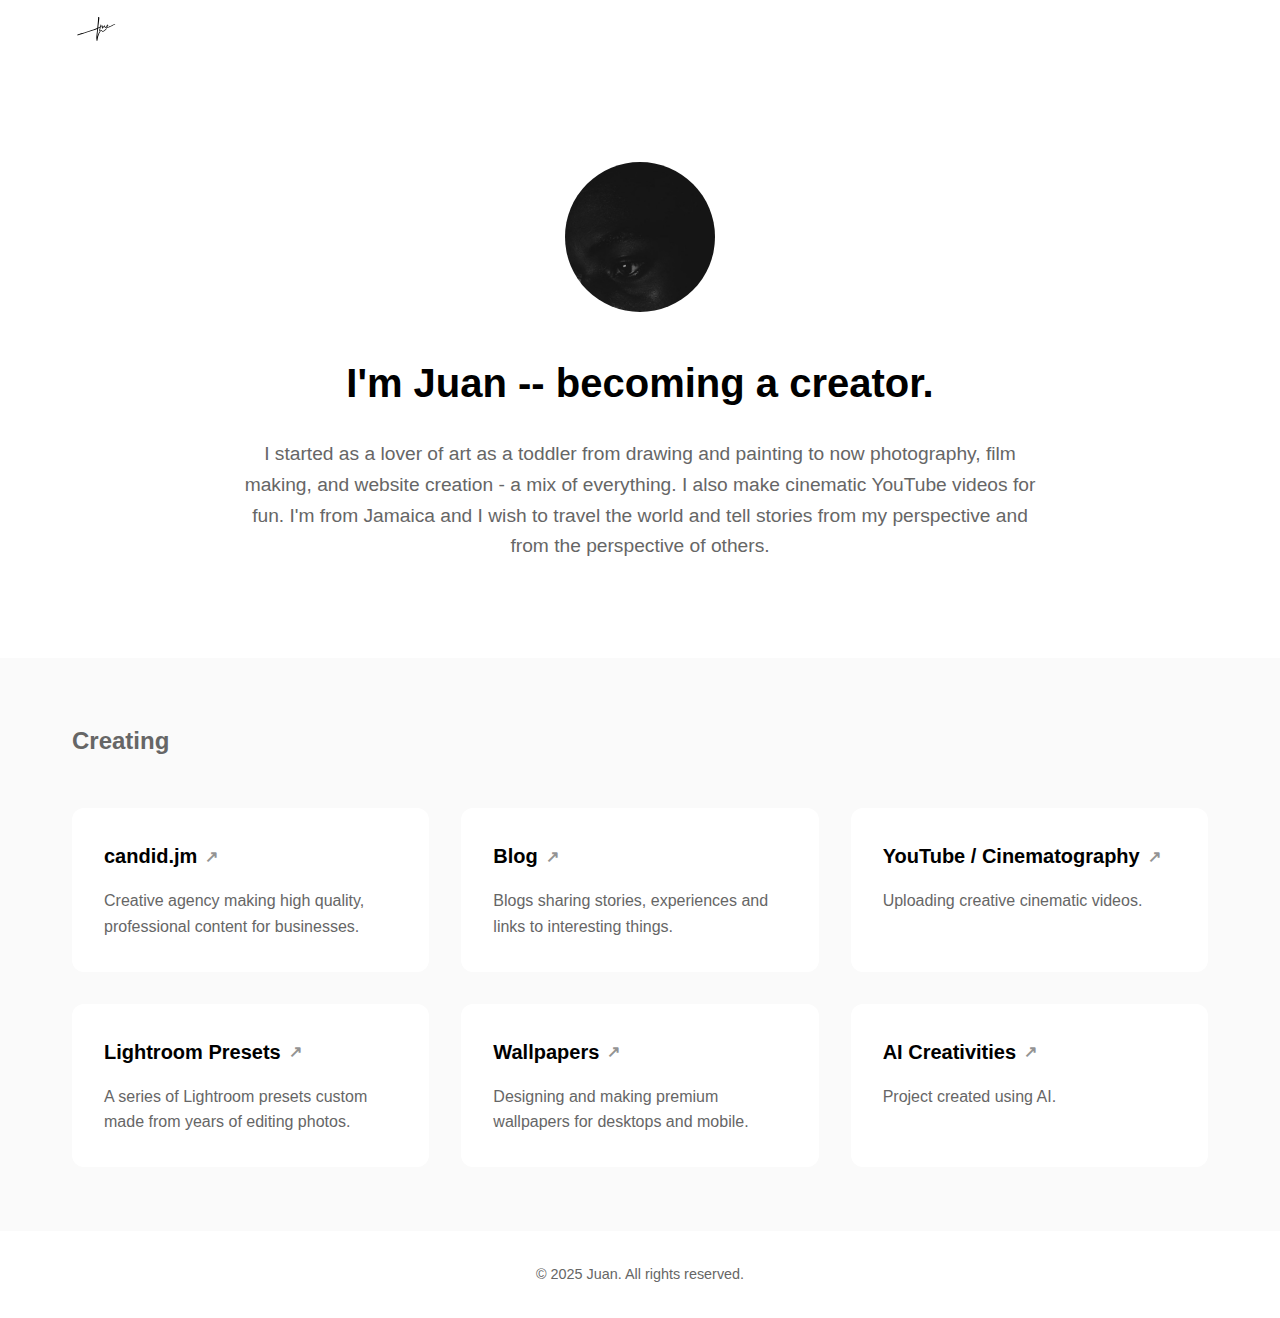
<file: index.html>
<!DOCTYPE html>
<html lang="en">
<head>
    <meta charset="UTF-8">
    <meta name="viewport" content="width=device-width, initial-scale=1.0">
    <title>Juan - becoming a creator</title>
    <link rel="icon" type="image/png" href="/src/assets/images/mywebsitelogo32x32.png">
    <link rel="stylesheet" href="/styles.css">
</head>
<body class="landing-page">
    <header>
        <nav>
            <div class="container">
                <a href="#" class="logo">
                    <div class="logo-container">
                        <img src="/src/assets/images/mywebsitelogo100x100.svg" alt="Juan" class="logo-image">
                    </div>
                </a>
            </div>
        </nav>
    </header>

    <main>
        <!-- Hero Section -->
        <section class="hero">
            <div class="container">
                <div class="profile">
                    <img src="/src/assets/profile.jpeg" alt="Profile" class="profile-image">
                    <h1>I'm Juan -- becoming a creator.</h1>
                    <p class="bio">
                        I started as a lover of art as a toddler from drawing and painting to now photography, film making, and website creation - a mix of everything.
                        I also make cinematic YouTube videos for fun. I'm from Jamaica and I wish to travel the world and tell stories from my perspective and from the perspective of others.
                    </p>
                </div>
            </div>
        </section>

        <!-- Projects Section -->
        <section class="projects">
            <div class="container">
                <h2>Creating</h2>
                <div class="projects-grid">
                    <!-- candid.jm -->
                    <a href="https://instagram.com/candid.jm" target="_blank" class="project-card">
                        <h3>candid.jm <span class="external-link">↗</span></h3>
                        <p>Creative agency making high quality, professional content for businesses.</p>
                    </a>

                    <!-- Blog -->
                    <a href="/src/blog/" class="project-card">
                        <h3>Blog <span class="external-link">↗</span></h3>
                        <p>Blogs sharing stories, experiences and links to interesting things.</p>
                    </a>

                    <!-- YouTube Cinematography -->
                    <a href="https://youtube.com/@juanmcintosh" target="_blank" class="project-card">
                        <h3>YouTube / Cinematography <span class="external-link">↗</span></h3>
                        <p>Uploading creative cinematic videos.</p>
                    </a>

                    <!-- Lightroom Presets -->
                    <a href="presets.html" class="project-card">
                        <h3>Lightroom Presets <span class="external-link">↗</span></h3>
                        <p>A series of Lightroom presets custom made from years of editing photos.</p>
                    </a>

                    <!-- Wallpapers -->
                    <a href="wallpapers.html" class="project-card">
                        <h3>Wallpapers <span class="external-link">↗</span></h3>
                        <p>Designing and making premium wallpapers for desktops and mobile.</p>
                    </a>

                    <!-- AI -->
                    <a href="ai-projects.html" class="project-card">
                        <h3>AI Creativities <span class="external-link">↗</span></h3>
                        <p>Project created using AI.</p>
                    </a>
                </div>
            </div>
        </section>
    </main>

    <footer>
        <div class="container">
            <p>&copy; 2025 Juan. All rights reserved.</p>
        </div>
    </footer>

    <script src="script.js"></script>
</body>
</html>
</file>
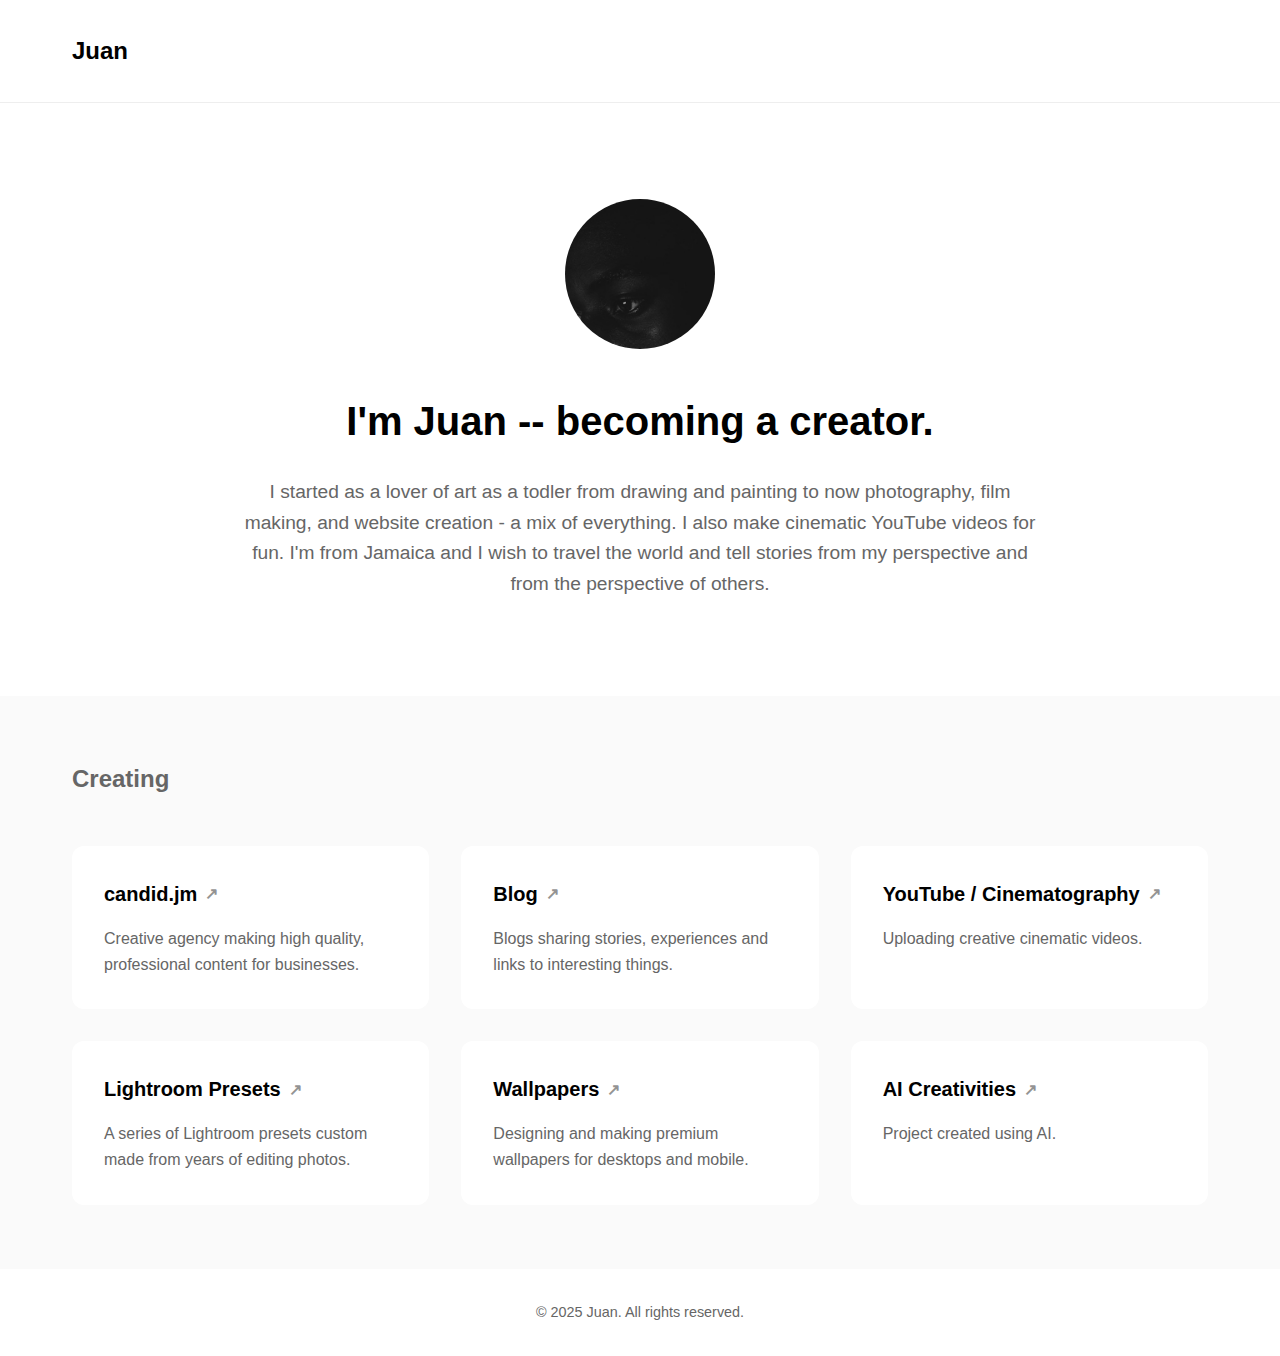
<file: src/index.html>
<!DOCTYPE html>
<html lang="en">
<head>
    <meta charset="UTF-8">
    <meta name="viewport" content="width=device-width, initial-scale=1.0">
    <title>Juan - becoming a creator</title>
    <link rel="stylesheet" href="styles.css">
</head>
<body>
    <header>
        <nav>
            <div class="container">
                <a href="#" class="logo">Juan</a>
            </div>
        </nav>
    </header>

    <main>
        <!-- Hero Section -->
        <section class="hero">
            <div class="container">
                <div class="profile">
                    <img src="assets/profile.jpeg" alt="Profile" class="profile-image">
                    <h1>I'm Juan -- becoming a creator.</h1>
                    <p class="bio">
                        I started as a lover of art as a todler from drawing and painting to now photography, film making, and website creation - a mix of everything.
                        I also make cinematic YouTube videos for fun. I'm from Jamaica and I wish to travel the world and tell stories from my perspective and from the perspective of others.
                    </p>
                </div>
            </div>
        </section>

        <!-- Projects Section -->
        <section class="projects">
            <div class="container">
                <h2>Creating</h2>
                <div class="projects-grid">
                    <!-- candid.jm -->
                    <a href="https://instagram.com/candid.jm" target="_blank" class="project-card">
                        <h3>candid.jm <span class="external-link">↗</span></h3>
                        <p>Creative agency making high quality, professional content for businesses.</p>
                    </a>

                    <!-- Blog -->
                    <a href="blog/index.html" class="project-card">
                        <h3>Blog <span class="external-link">↗</span></h3>
                        <p>Blogs sharing stories, experiences and links to interesting things.</p>
                    </a>

                    <!-- YouTube Cinematography -->
                    <a href="https://youtube.com/@juanmcintosh" target="_blank" class="project-card">
                        <h3>YouTube / Cinematography <span class="external-link">↗</span></h3>
                        <p>Uploading creative cinematic videos.</p>
                    </a>

                    <!-- Lightroom Presets -->
                    <a href="presets.html" class="project-card">
                        <h3>Lightroom Presets <span class="external-link">↗</span></h3>
                        <p>A series of Lightroom presets custom made from years of editing photos.</p>
                    </a>

                    <!-- Wallpapers -->
                    <a href="wallpapers.html" class="project-card">
                        <h3>Wallpapers <span class="external-link">↗</span></h3>
                        <p>Designing and making premium wallpapers for desktops and mobile.</p>
                    </a>

                    <!-- AI -->
                    <a href="ai-projects.html" class="project-card">
                        <h3>AI Creativities <span class="external-link">↗</span></h3>
                        <p>Project created using AI.</p>
                    </a>
                </div>
            </div>
        </section>
    </main>

    <footer>
        <div class="container">
            <p>&copy; 2025 Juan. All rights reserved.</p>
        </div>
    </footer>

    <script src="script.js"></script>
</body>
</html>
</file>
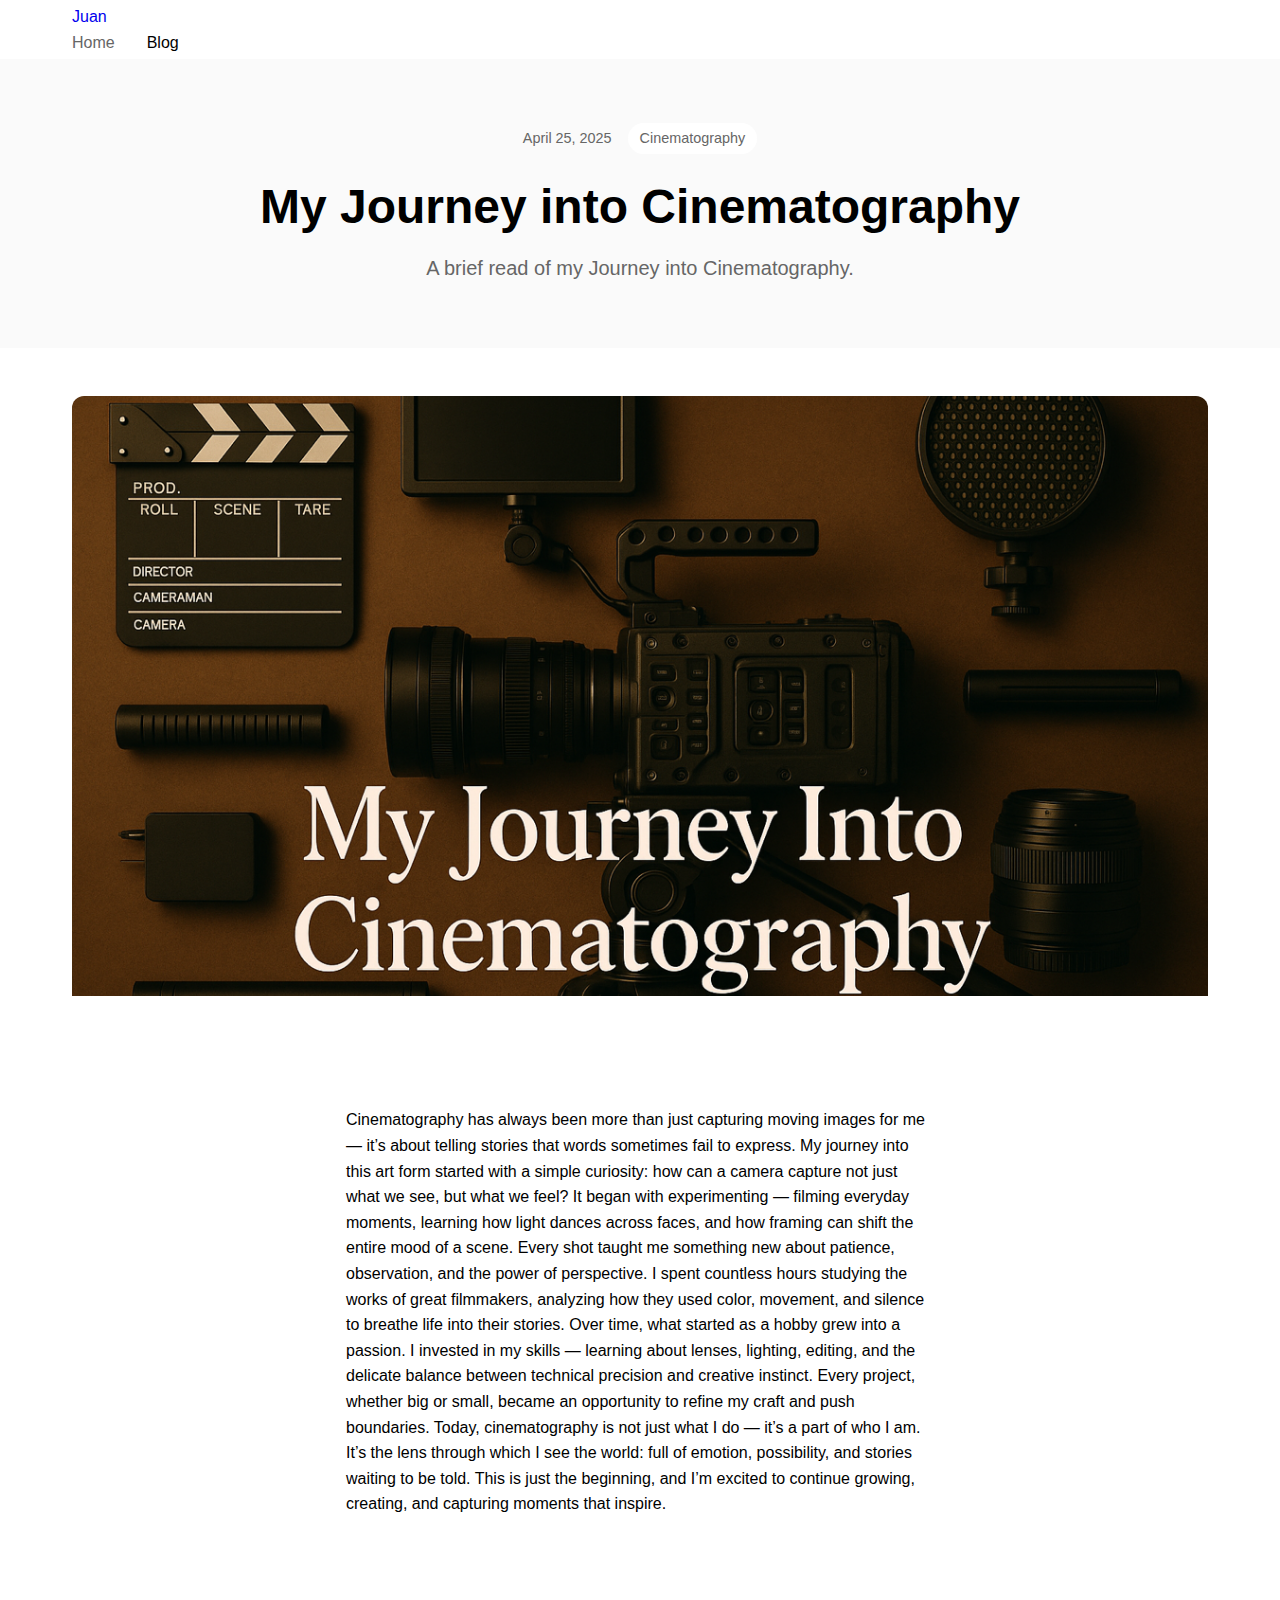
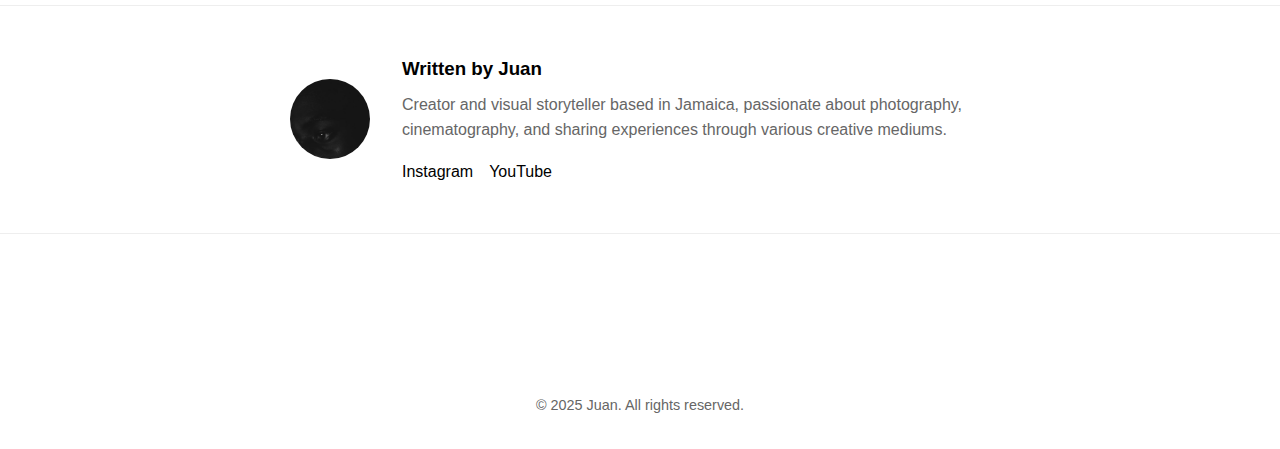
<file: src/blog/blogposts/journey-to-cinematography/index.html>
<!DOCTYPE html>
<html lang="en">
<head>
    <meta charset="UTF-8">
    <meta name="viewport" content="width=device-width, initial-scale=1.0">
    <title>Journey to Cinematography - Blog</title>
    <meta name="description" content="{POST_DESCRIPTION}">
    <link rel="stylesheet" href="/styles.css">
    <link rel="stylesheet" href="/src/css/blogposts.css">
    <link rel="stylesheet" href="/src/css/blog-styles.css">    
</head>
<body>
    <header>
        <nav>
            <div class="container">
                <a href="/" class="logo">Juan</a>
                <div class="nav-links">
                    <a href="/">Home</a>
                    <a href="/src/blog/" class="active">Blog</a>
                </div>
            </div>
        </nav>
    </header>

    <main class="blog-post">
        <!-- Post Header -->
        <header class="post-header">
            <div class="container">
                <div class="post-meta">
                    <time datetime="{POST_DATE_ISO}">April 25, 2025</time>
                    <span class="post-category">Cinematography</span>
                </div>
                <h1>My Journey into Cinematography</h1>
                <div class="post-subtitle">A brief read of my Journey into Cinematography.</div>
            </div>
        </header>

        <!-- Featured Image -->
        <div class="post-featured-image">
            <div class="container">
                <figure>
                    <img src="/src/blog/assets/blogimages/journeytocinematography.png" alt="{POST_FEATURED_IMAGE_ALT}">
                    <figcaption></figcaption>
                </figure>
            </div>
        </div>

        <!-- Post Content -->
        <article class="post-content">
            <div class="container">
                <!-- Content goes here -->
                Cinematography has always been more than just capturing moving images for me — it’s about telling stories that words sometimes fail to express. My journey into this art form started with a simple curiosity: how can a camera capture not just what we see, but what we feel?

It began with experimenting — filming everyday moments, learning how light dances across faces, and how framing can shift the entire mood of a scene. Every shot taught me something new about patience, observation, and the power of perspective. I spent countless hours studying the works of great filmmakers, analyzing how they used color, movement, and silence to breathe life into their stories.

Over time, what started as a hobby grew into a passion. I invested in my skills — learning about lenses, lighting, editing, and the delicate balance between technical precision and creative instinct. Every project, whether big or small, became an opportunity to refine my craft and push boundaries.

Today, cinematography is not just what I do — it’s a part of who I am. It’s the lens through which I see the world: full of emotion, possibility, and stories waiting to be told.

This is just the beginning, and I’m excited to continue growing, creating, and capturing moments that inspire.
            </div>
        </article>

        <!-- Author Section -->
        <section class="post-author">
            <div class="container">
                <div class="author-card">
                    <img src="/src/assets/profile.jpeg" alt="Juan" class="author-image">
                    <div class="author-info">
                        <h3>Written by Juan</h3>
                        <p>Creator and visual storyteller based in Jamaica, passionate about photography, cinematography, and sharing experiences through various creative mediums.</p>
                        <div class="author-social">
                            <a href="https://instagram.com/candid.jm" target="_blank">Instagram</a>
                            <a href="https://youtube.com/@juanmcintosh" target="_blank">YouTube</a>
                        </div>
                    </div>
                </div>
            </div>
        </section>

        <!-- Related Posts 
        <section class="related-posts">
            <div class="container">
                <h2>More Stories</h2>
                <div class="posts-grid">
                    //Related posts will be dynamically inserted here //
                    {RELATED_POSTS}
                </div>
            </div>
        </section>  -->
    </main>

    <footer>
        <div class="container">
            <p>&copy; 2025 Juan. All rights reserved.</p>
        </div>
    </footer>
</body>
</html>
</file>
<file: src/css/blogposts.css>
/* Blog Post Styles */
.blog-post {
    padding-bottom: 4rem;
}

/* Post Header */
.post-header {
    padding: 4rem 0;
    text-align: center;
    background-color: #fafafa;
}

.post-meta {
    margin-bottom: 1.5rem;
    color: var(--secondary-color);
    font-size: 0.9rem;
    display: flex;
    align-items: center;
    justify-content: center;
    gap: 1rem;
}

.post-category {
    padding: 0.25rem 0.75rem;
    background-color: var(--background-color);
    border-radius: 20px;
    font-weight: 500;
}

.post-header h1 {
    font-size: 3rem;
    line-height: 1.2;
    margin-bottom: 1rem;
    max-width: 800px;
    margin-left: auto;
    margin-right: auto;
}

.post-subtitle {
    font-size: 1.25rem;
    color: var(--secondary-color);
    max-width: 700px;
    margin: 0 auto;
}

/* Featured Image */
.post-featured-image {
    margin: 3rem 0;
}

.post-featured-image figure {
    margin: 0;
    border-radius: 12px;
    overflow: hidden;
}

.post-featured-image img {
    width: 100%;
    max-height: 600px;
    object-fit: cover;
}

.post-featured-image figcaption {
    text-align: center;
    padding: 1rem;
    color: var(--secondary-color);
    font-size: 0.9rem;
}

/* Post Content */
.post-content {
    max-width: 700px;
    margin: 0 auto;
    padding: 0 2rem;
}

.post-content p {
    margin-bottom: 1.5rem;
    font-size: 1.1rem;
    line-height: 1.8;
}

.post-content h2 {
    font-size: 2rem;
    margin: 3rem 0 1.5rem;
}

.post-content h3 {
    font-size: 1.5rem;
    margin: 2rem 0 1rem;
}

.post-content img {
    width: 100%;
    border-radius: 8px;
    margin: 2rem 0;
}

.post-content blockquote {
    border-left: 4px solid var(--primary-color);
    padding-left: 1.5rem;
    margin: 2rem 0;
    font-style: italic;
    color: var(--secondary-color);
}

.post-content code {
    background-color: #f4f4f4;
    padding: 0.2rem 0.4rem;
    border-radius: 4px;
    font-size: 0.9rem;
}

.post-content pre {
    background-color: #f4f4f4;
    padding: 1.5rem;
    border-radius: 8px;
    overflow-x: auto;
    margin: 2rem 0;
}

.post-content ul, 
.post-content ol {
    margin: 1.5rem 0;
    padding-left: 2rem;
}

.post-content li {
    margin-bottom: 0.5rem;
}

/* Author Section */
.post-author {
    margin: 4rem 0;
    padding: 3rem 0;
    border-top: 1px solid #eee;
    border-bottom: 1px solid #eee;
}

.author-card {
    display: flex;
    align-items: center;
    gap: 2rem;
    max-width: 700px;
    margin: 0 auto;
}

.author-image {
    width: 80px;
    height: 80px;
    border-radius: 50%;
    object-fit: cover;
}

.author-info h3 {
    margin-bottom: 0.5rem;
}

.author-info p {
    color: var(--secondary-color);
    margin-bottom: 1rem;
}

.author-social {
    display: flex;
    gap: 1rem;
}

.author-social a {
    color: var(--primary-color);
    text-decoration: none;
    font-weight: 500;
}

.author-social a:hover {
    text-decoration: underline;
}

/* Related Posts */
.related-posts {
    padding: 4rem 0;
    background-color: #fafafa;
}

.related-posts h2 {
    text-align: center;
    margin-bottom: 3rem;
}

.posts-grid {
    display: grid;
    grid-template-columns: repeat(auto-fill, minmax(300px, 1fr));
    gap: 2rem;
}

/* Responsive Design */
@media (max-width: 768px) {
    .post-header h1 {
        font-size: 2.5rem;
    }

    .post-subtitle {
        font-size: 1.1rem;
    }

    .author-card {
        flex-direction: column;
        text-align: center;
        padding: 0 2rem;
    }

    .author-social {
        justify-content: center;
    }
}

@media (max-width: 480px) {
    .post-header h1 {
        font-size: 2rem;
    }

    .post-content {
        padding: 0 1rem;
    }

    .post-content h2 {
        font-size: 1.75rem;
    }

    .post-content h3 {
        font-size: 1.35rem;
    }
}
</file>
<file: src/css/blog-styles.css>
/* Navigation styles */
.nav-links {
    display: flex;
    gap: 2rem;
}

.nav-links a {
    text-decoration: none;
    color: var(--secondary-color);
    font-weight: 500;
    transition: color 0.2s ease;
}

.nav-links a:hover,
.nav-links a.active {
    color: var(--primary-color);
}

/* Blog hero section modifications */
.blog-hero {
    padding: 4rem 0;
    background-color: #fafafa;
}

.blog-hero h1 {
    font-size: 3rem;
    margin-bottom: 1rem;
}

/* Blog posts section */
.blog-posts {
    padding: 4rem 0;
}

/* Featured post styles */
.featured-post {
    display: grid;
    grid-template-columns: 1.2fr 1fr;
    gap: 3rem;
    margin-bottom: 4rem;
    background-color: #fafafa;
    border-radius: 12px;
    overflow: hidden;
}

.featured-post .post-image {
    height: 100%;
}

.featured-post .post-image img {
    width: 100%;
    height: 100%;
    object-fit: cover;
}

.featured-post .post-content {
    padding: 3rem;
}

.featured-post h2 {
    font-size: 2rem;
    margin: 0.5rem 0 1rem;
}

/* Regular posts grid */
.posts-grid {
    display: grid;
    grid-template-columns: repeat(auto-fill, minmax(300px, 1fr));
    gap: 2rem;
}

/* Post card styles */
.post-card {
    background-color: #fff;
    border-radius: 12px;
    overflow: hidden;
    box-shadow: 0 4px 6px rgba(0, 0, 0, 0.05);
    transition: transform 0.2s ease, box-shadow 0.2s ease;
}

.post-card:hover {
    transform: translateY(-5px);
    box-shadow: 0 10px 20px rgba(0, 0, 0, 0.1);
}

.post-image {
    width: 100%;
    height: 200px;
    overflow: hidden;
}

.post-image img {
    width: 100%;
    height: 100%;
    object-fit: cover;
    transition: transform 0.3s ease;
}

.post-card:hover .post-image img {
    transform: scale(1.05);
}

.post-content {
    padding: 1.5rem;
}

.post-date {
    color: var(--secondary-color);
    font-size: 0.9rem;
}

.post-card h3 {
    margin: 0.5rem 0;
    font-size: 1.25rem;
}

.post-card p {
    color: var(--secondary-color);
    margin-bottom: 1rem;
}

.read-more {
    display: inline-flex;
    align-items: center;
    gap: 0.5rem;
    color: var(--primary-color);
    text-decoration: none;
    font-weight: 500;
    margin-top: 1rem;
}

.read-more:hover {
    text-decoration: underline;
}

/* Responsive design */
@media (max-width: 968px) {
    .featured-post {
        grid-template-columns: 1fr;
    }

    .featured-post .post-image {
        height: 300px;
    }
}

@media (max-width: 768px) {
    .blog-hero h1 {
        font-size: 2.5rem;
    }

    .featured-post .post-content {
        padding: 2rem;
    }

    .featured-post h2 {
        font-size: 1.75rem;
    }
}

@media (max-width: 480px) {
    .blog-hero h1 {
        font-size: 2rem;
    }

    .featured-post .post-image {
        height: 200px;
    }
}
</file>
<file: styles.css>
/* Reset and base styles */
* {
    margin: 0;
    padding: 0;
    box-sizing: border-box;
}

:root {
    --primary-color: #000000;
    --secondary-color: #666666;
    --background-color: #ffffff;
    --hover-color: #f5f5f5;
    --container-width: 1200px;
}

body {
    font-family: -apple-system, BlinkMacSystemFont, 'Segoe UI', Roboto, Oxygen, Ubuntu, Cantarell, sans-serif;
    line-height: 1.6;
    color: var(--primary-color);
    background-color: var(--background-color);
}

.container {
    max-width: var(--container-width);
    margin: 0 auto;
    padding: 0 2rem;
}

/* Header styles */
header {
    padding: 0.25rem 0;
}

.nav {
    display: flex;
    justify-content: space-between;
    align-items: center;
}

.logo {
    display: inline-block;
    text-decoration: none;
}

.logo-image {
    height: 50px;
    width: auto;
    transition: opacity 0.2s ease;
}

.logo-image:hover {
    opacity: 0.8;
}

.nav-links {
    display: flex;
    gap: 1.5rem;
}

.nav-links a {
    text-decoration: none;
    color: var(--primary-color);
    font-weight: 500;
    transition: opacity 0.2s ease;
}

.nav-links a:hover {
    opacity: 0.7;
}

.nav-links a.active {
    color: var(--secondary-color);
}

/* Hero section styles */
.hero {
    padding: 6rem 0;
    text-align: center;
}

.profile-image {
    width: 150px;
    height: 150px;
    border-radius: 50%;
    margin-bottom: 2rem;
    object-fit: cover;
}

.profile h1 {
    font-size: 2.5rem;
    margin-bottom: 1.5rem;
    font-weight: 600;
}

.bio {
    max-width: 800px;
    margin: 0 auto;
    color: var(--secondary-color);
    font-size: 1.2rem;
}

/* Projects section styles */
.projects {
    padding: 4rem 0;
    background-color: #fafafa;
}

.projects h2 {
    font-size: 1.5rem;
    margin-bottom: 3rem;
    color: var(--secondary-color);
}

.projects-grid {
    display: grid;
    grid-template-columns: repeat(auto-fill, minmax(300px, 1fr));
    gap: 2rem;
}

.project-card {
    background-color: var(--background-color);
    padding: 2rem;
    border-radius: 12px;
    transition: transform 0.2s ease, box-shadow 0.2s ease;
    text-decoration: none;
    color: inherit;
    display: block;
}

.project-card:hover {
    transform: translateY(-5px);
    box-shadow: 0 10px 20px rgba(0, 0, 0, 0.05);
}

.project-card h3 {
    font-size: 1.25rem;
    margin-bottom: 1rem;
    display: flex;
    align-items: center;
    gap: 0.5rem;
}

.external-link {
    color: var(--secondary-color);
    font-size: 1rem;
    opacity: 0.7;
    transition: opacity 0.2s ease;
}

.project-card:hover .external-link {
    opacity: 1;
}

.project-card p {
    color: var(--secondary-color);
}

/* Footer styles */
footer {
    padding: 2rem 0;
    text-align: center;
    color: var(--secondary-color);
    font-size: 0.9rem;
}

/* Responsive design */
@media (max-width: 768px) {
    .hero {
        padding: 4rem 0;
    }

    .profile h1 {
        font-size: 2rem;
    }

    .bio {
        font-size: 1.1rem;
        padding: 0 1rem;
    }

    .projects-grid {
        grid-template-columns: 1fr;
    }

    header {
        padding: 0.25rem 0;
    }

    .logo-image {
        height: 40px;
    }

    .nav-links {
        gap: 1rem;
    }
}
</file>
<file: src/styles.css>
/* Reset and base styles */
* {
    margin: 0;
    padding: 0;
    box-sizing: border-box;
}

:root {
    --primary-color: #000000;
    --secondary-color: #666666;
    --background-color: #ffffff;
    --hover-color: #f5f5f5;
    --container-width: 1200px;
}

body {
    font-family: -apple-system, BlinkMacSystemFont, 'Segoe UI', Roboto, Oxygen, Ubuntu, Cantarell, sans-serif;
    line-height: 1.6;
    color: var(--primary-color);
    background-color: var(--background-color);
}

.container {
    max-width: var(--container-width);
    margin: 0 auto;
    padding: 0 2rem;
}

/* Header styles */
header {
    padding: 2rem 0;
    border-bottom: 1px solid #eee;
}

.logo {
    font-size: 1.5rem;
    font-weight: 600;
    text-decoration: none;
    color: var(--primary-color);
}

/* Hero section styles */
.hero {
    padding: 6rem 0;
    text-align: center;
}

.profile-image {
    width: 150px;
    height: 150px;
    border-radius: 50%;
    margin-bottom: 2rem;
    object-fit: cover;
}

.profile h1 {
    font-size: 2.5rem;
    margin-bottom: 1.5rem;
    font-weight: 600;
}

.bio {
    max-width: 800px;
    margin: 0 auto;
    color: var(--secondary-color);
    font-size: 1.2rem;
}

/* Projects section styles */
.projects {
    padding: 4rem 0;
    background-color: #fafafa;
}

.projects h2 {
    font-size: 1.5rem;
    margin-bottom: 3rem;
    color: var(--secondary-color);
}

.projects-grid {
    display: grid;
    grid-template-columns: repeat(auto-fill, minmax(300px, 1fr));
    gap: 2rem;
}

.project-card {
    background-color: var(--background-color);
    padding: 2rem;
    border-radius: 12px;
    transition: transform 0.2s ease, box-shadow 0.2s ease;
    text-decoration: none;
    color: inherit;
    display: block;
}

.project-card:hover {
    transform: translateY(-5px);
    box-shadow: 0 10px 20px rgba(0, 0, 0, 0.05);
}

.project-card h3 {
    font-size: 1.25rem;
    margin-bottom: 1rem;
    display: flex;
    align-items: center;
    gap: 0.5rem;
}

.external-link {
    color: var(--secondary-color);
    font-size: 1rem;
    opacity: 0.7;
    transition: opacity 0.2s ease;
}

.project-card:hover .external-link {
    opacity: 1;
}

.project-card p {
    color: var(--secondary-color);
}

/* Footer styles */
footer {
    padding: 2rem 0;
    text-align: center;
    color: var(--secondary-color);
    font-size: 0.9rem;
}

/* Responsive design */
@media (max-width: 768px) {
    .hero {
        padding: 4rem 0;
    }

    .profile h1 {
        font-size: 2rem;
    }

    .bio {
        font-size: 1.1rem;
        padding: 0 1rem;
    }

    .projects-grid {
        grid-template-columns: 1fr;
    }
}
</file>
